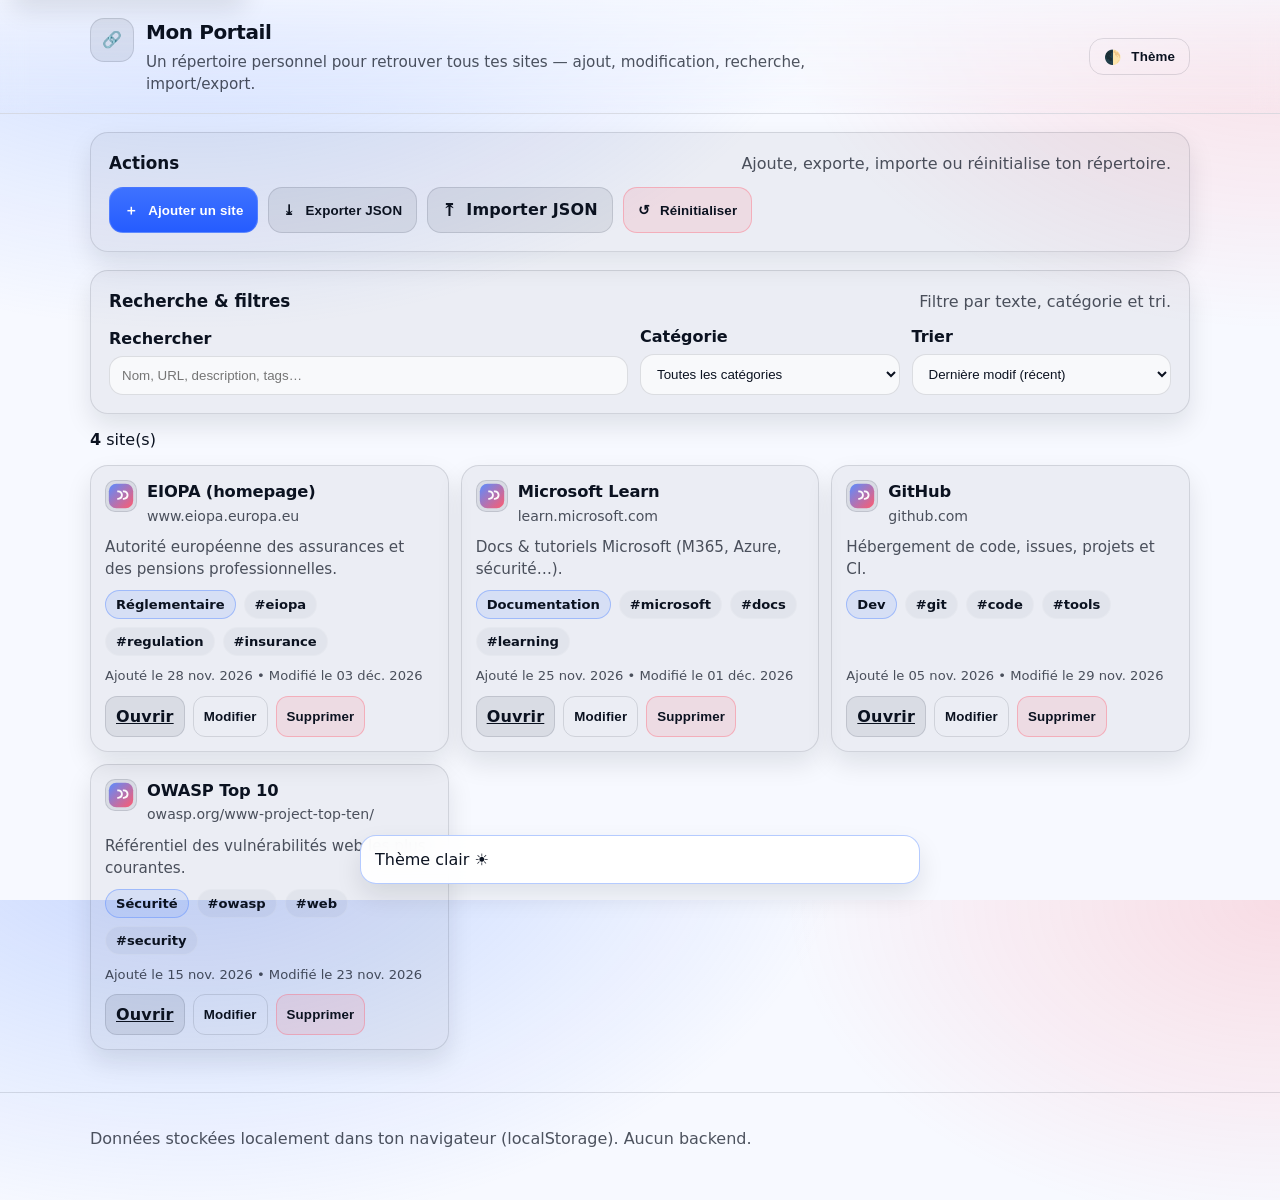
<file: index.html>
<!-- index.html -->
<!doctype html>
<html lang="fr">
<head>
  <meta charset="utf-8" />
  <meta name="viewport" content="width=device-width, initial-scale=1" />
  <meta name="color-scheme" content="light dark" />
  <title>Mon Portail — Répertoire de liens</title>
  <link rel="stylesheet" href="styles.css" />
</head>

<body>
  <a class="skip-link" href="#main">Aller au contenu principal</a>

  <header class="site-header" role="banner">
    <div class="container header-inner">
      <div class="brand">
        <div class="logo" aria-hidden="true">🔗</div>
        <div>
          <h1>Mon Portail</h1>
          <p class="subtitle">Un répertoire personnel pour retrouver tous tes sites — ajout, modification, recherche, import/export.</p>
        </div>
      </div>

      <div class="header-actions" aria-label="Actions globales">
        <button id="themeToggleBtn" class="btn btn-ghost" type="button" aria-pressed="false" title="Basculer clair/sombre">
          <span class="btn-icon" aria-hidden="true">🌓</span>
          <span class="btn-text">Thème</span>
        </button>
      </div>
    </div>
  </header>

  <main id="main" class="container" role="main">
    <section class="panel" aria-labelledby="actionsTitle">
      <div class="panel-head">
        <h2 id="actionsTitle">Actions</h2>
        <p class="muted">Ajoute, exporte, importe ou réinitialise ton répertoire.</p>
      </div>

      <div class="actions-row" role="group" aria-label="Boutons d'actions">
        <button id="addSiteBtn" class="btn btn-primary" type="button">
          <span class="btn-icon" aria-hidden="true">＋</span>
          Ajouter un site
        </button>

        <button id="exportBtn" class="btn btn-secondary" type="button">
          <span class="btn-icon" aria-hidden="true">⤓</span>
          Exporter JSON
        </button>

        <label class="btn btn-secondary file-btn" for="importInput">
          <span class="btn-icon" aria-hidden="true">⤒</span>
          Importer JSON
        </label>
        <input id="importInput" class="sr-only" type="file" accept="application/json" />

        <button id="resetBtn" class="btn btn-danger" type="button">
          <span class="btn-icon" aria-hidden="true">↺</span>
          Réinitialiser
        </button>
      </div>
    </section>

    <section class="panel" aria-labelledby="filtersTitle">
      <div class="panel-head">
        <h2 id="filtersTitle">Recherche &amp; filtres</h2>
        <p class="muted">Filtre par texte, catégorie et tri.</p>
      </div>

      <div class="filters-grid">
        <div class="field">
          <label for="searchInput">Rechercher</label>
          <input
            id="searchInput"
            type="search"
            inputmode="search"
            placeholder="Nom, URL, description, tags…"
            autocomplete="off"
          />
        </div>

        <div class="field">
          <label for="categoryFilter">Catégorie</label>
          <select id="categoryFilter">
            <option value="">Toutes les catégories</option>
          </select>
        </div>

        <div class="field">
          <label for="sortSelect">Trier</label>
          <select id="sortSelect">
            <option value="updatedAt_desc">Dernière modif (récent)</option>
            <option value="updatedAt_asc">Dernière modif (ancien)</option>
            <option value="createdAt_desc">Date d’ajout (récent)</option>
            <option value="createdAt_asc">Date d’ajout (ancien)</option>
            <option value="name_asc">Nom (A → Z)</option>
            <option value="name_desc">Nom (Z → A)</option>
            <option value="category_asc">Catégorie (A → Z)</option>
            <option value="category_desc">Catégorie (Z → A)</option>
          </select>
        </div>
      </div>
    </section>

    <section class="results-bar" aria-live="polite">
      <div>
        <strong id="resultCount">0</strong> site(s)
        <span id="activeFilters" class="muted"></span>
      </div>
    </section>

    <section aria-labelledby="sitesTitle">
      <h2 id="sitesTitle" class="sr-only">Liste des sites</h2>

      <div id="emptyState" class="empty-state" hidden>
        <div class="empty-emoji" aria-hidden="true">🗂️</div>
        <h3>Aucun résultat</h3>
        <p class="muted">Essaie de modifier ta recherche ou ajoute un nouveau site.</p>
        <button id="emptyAddBtn" class="btn btn-primary" type="button">Ajouter un site</button>
      </div>

      <div id="cardsGrid" class="cards-grid" aria-label="Grille des sites"></div>
    </section>
  </main>

  <footer class="site-footer" role="contentinfo">
    <div class="container footer-inner">
      <p class="muted">Données stockées localement dans ton navigateur (localStorage). Aucun backend.</p>
    </div>
  </footer>

  <!-- MODAL: Add/Edit -->
  <div id="modalOverlay" class="modal-overlay" hidden></div>

  <div
    id="siteModal"
    class="modal"
    role="dialog"
    aria-modal="true"
    aria-labelledby="modalTitle"
    aria-describedby="modalDesc"
    hidden
  >
    <div class="modal-header">
      <h2 id="modalTitle">Ajouter un site</h2>
      <button id="closeModalBtn" class="icon-btn" type="button" aria-label="Fermer la fenêtre">
        ✕
      </button>
    </div>

    <p id="modalDesc" class="muted">
      Renseigne les champs obligatoires. L’URL doit commencer par http:// ou https://
    </p>

    <form id="siteForm" novalidate>
      <input type="hidden" id="siteId" />

      <div class="form-grid">
        <div class="field">
          <label for="nameInput">Nom <span aria-hidden="true" class="req">*</span></label>
          <input id="nameInput" name="name" type="text" required maxlength="80" autocomplete="off" />
          <p class="hint" id="nameHint">Ex : Portail équipe, ACPR, Outil de scoring…</p>
        </div>

        <div class="field">
          <label for="urlInput">URL <span aria-hidden="true" class="req">*</span></label>
          <input
            id="urlInput"
            name="url"
            type="url"
            required
            inputmode="url"
            placeholder="https://exemple.com"
            autocomplete="off"
          />
          <p class="hint" id="urlHint">Doit commencer par <code>http://</code> ou <code>https://</code>.</p>
        </div>

        <div class="field field-full">
          <label for="descInput">Description</label>
          <textarea id="descInput" name="description" rows="3" maxlength="220"></textarea>
        </div>

        <div class="field">
          <label for="categoryInput">Catégorie</label>
          <input id="categoryInput" name="category" type="text" maxlength="40" autocomplete="off" />
        </div>

        <div class="field">
          <label for="tagsInput">Tags</label>
          <input id="tagsInput" name="tags" type="text" maxlength="120" placeholder="ex: lcb-ft, reporting, outils" />
          <p class="hint">Sépare par des virgules.</p>
        </div>
      </div>

      <div id="formError" class="form-error" role="alert" hidden></div>

      <div class="modal-footer">
        <button id="cancelBtn" class="btn btn-ghost" type="button">Annuler</button>
        <button id="saveBtn" class="btn btn-primary" type="submit">Enregistrer</button>
      </div>
    </form>
  </div>

  <!-- Toast -->
  <div id="toast" class="toast" role="status" aria-live="polite" aria-atomic="true" hidden></div>

  <script src="app.js" defer></script>
</body>
</html>
</file>
<file: styles.css>
/* styles.css */

/* ====== Base & Theme ====== */
:root{
  --bg: #0b1220;
  --panel: rgba(255,255,255,0.06);
  --panel-strong: rgba(255,255,255,0.10);
  --text: #eaf0ff;
  --muted: rgba(234,240,255,0.72);
  --border: rgba(255,255,255,0.12);
  --shadow: 0 10px 30px rgba(0,0,0,0.30);

  --primary: #5b8cff;
  --primary-2: #7aa6ff;
  --danger: #ff5b6e;

  --radius: 18px;
  --radius-sm: 12px;

  --focus: 0 0 0 4px rgba(91,140,255,0.35);

  --font: ui-sans-serif, system-ui, -apple-system, Segoe UI, Roboto, Ubuntu, Cantarell, Noto Sans, Helvetica, Arial, "Apple Color Emoji","Segoe UI Emoji";
}

:root[data-theme="light"]{
  --bg: #f7f9ff;
  --panel: rgba(20,30,50,0.05);
  --panel-strong: rgba(20,30,50,0.08);
  --text: #0b1220;
  --muted: rgba(11,18,32,0.72);
  --border: rgba(11,18,32,0.12);
  --shadow: 0 12px 26px rgba(10,16,26,0.10);

  --primary: #255cff;
  --primary-2: #3e72ff;
  --danger: #e6364a;
}

*{ box-sizing: border-box; }
html, body{ height: 100%; }
body{
  margin: 0;
  font-family: var(--font);
  color: var(--text);
  background:
    radial-gradient(1100px 700px at 15% -10%, rgba(91,140,255,0.32), transparent 60%),
    radial-gradient(900px 600px at 100% 0%, rgba(255,91,110,0.18), transparent 55%),
    var(--bg);
  line-height: 1.45;
}

.container{
  width: min(1100px, calc(100% - 32px));
  margin: 0 auto;
}

a{ color: inherit; }
code{
  font-family: ui-monospace, SFMono-Regular, Menlo, Monaco, Consolas, "Liberation Mono", "Courier New", monospace;
  font-size: 0.95em;
}

/* ====== Accessibility helpers ====== */
.sr-only{
  position: absolute;
  width: 1px; height: 1px;
  padding: 0; margin: -1px;
  overflow: hidden;
  clip: rect(0,0,0,0);
  white-space: nowrap;
  border: 0;
}

.skip-link{
  position: absolute;
  left: 12px;
  top: 12px;
  padding: 10px 12px;
  border-radius: 10px;
  background: var(--panel-strong);
  border: 1px solid var(--border);
  box-shadow: var(--shadow);
  transform: translateY(-130%);
  transition: transform .2s ease;
  z-index: 50;
}
.skip-link:focus{ transform: translateY(0); outline: none; box-shadow: var(--shadow), var(--focus); }

/* ====== Header / Footer ====== */
.site-header{
  position: sticky;
  top: 0;
  z-index: 10;
  backdrop-filter: blur(12px);
  background: linear-gradient(to bottom, rgba(0,0,0,0.25), rgba(0,0,0,0));
  border-bottom: 1px solid var(--border);
}
:root[data-theme="light"] .site-header{
  background: linear-gradient(to bottom, rgba(247,249,255,0.75), rgba(247,249,255,0));
}

.header-inner{
  display: flex;
  align-items: center;
  justify-content: space-between;
  gap: 16px;
  padding: 18px 0;
}

.brand{
  display: flex;
  align-items: flex-start;
  gap: 12px;
}
.logo{
  width: 44px; height: 44px;
  border-radius: 14px;
  display: grid;
  place-items: center;
  background: var(--panel-strong);
  border: 1px solid var(--border);
}
h1{
  margin: 0;
  font-size: 1.25rem;
  letter-spacing: -0.02em;
}
.subtitle{
  margin: 4px 0 0 0;
  color: var(--muted);
  font-size: 0.95rem;
  max-width: 70ch;
}

.site-footer{
  margin-top: 42px;
  padding: 18px 0 34px;
  border-top: 1px solid var(--border);
}
.footer-inner{
  display: flex;
  justify-content: space-between;
  align-items: center;
}

/* ====== Panels ====== */
.panel{
  margin-top: 18px;
  padding: 18px;
  border-radius: var(--radius);
  border: 1px solid var(--border);
  background: var(--panel);
  box-shadow: var(--shadow);
}

.panel-head{
  display: flex;
  align-items: baseline;
  justify-content: space-between;
  gap: 16px;
  flex-wrap: wrap;
}
.panel h2{
  margin: 0;
  font-size: 1.05rem;
}
.muted{ color: var(--muted); }
.panel-head .muted{ margin: 0; }

/* ====== Buttons ====== */
.btn{
  display: inline-flex;
  align-items: center;
  gap: 10px;
  padding: 10px 14px;
  border-radius: 14px;
  border: 1px solid var(--border);
  background: var(--panel-strong);
  color: var(--text);
  cursor: pointer;
  font-weight: 650;
  letter-spacing: 0.01em;
  transition: transform .08s ease, background .2s ease, border-color .2s ease;
  user-select: none;
}
.btn:hover{ background: rgba(255,255,255,0.14); }
:root[data-theme="light"] .btn:hover{ background: rgba(20,30,50,0.10); }
.btn:active{ transform: translateY(1px); }
.btn:focus{ outline: none; box-shadow: var(--focus); }
.btn-icon{ font-size: 1.05em; line-height: 1; }

.btn-primary{
  background: linear-gradient(180deg, var(--primary-2), var(--primary));
  border-color: rgba(255,255,255,0.16);
  color: white;
}
.btn-primary:hover{ filter: brightness(1.05); }

.btn-secondary{ }
.btn-ghost{
  background: transparent;
}
.btn-danger{
  background: rgba(255,91,110,0.12);
  border-color: rgba(255,91,110,0.35);
  color: var(--text);
}
.btn-danger:hover{ background: rgba(255,91,110,0.18); }

.file-btn{
  position: relative;
}
.file-btn:focus-within{ box-shadow: var(--focus); }

.icon-btn{
  width: 40px; height: 40px;
  border-radius: 14px;
  border: 1px solid var(--border);
  background: transparent;
  color: var(--text);
  cursor: pointer;
}
.icon-btn:hover{ background: var(--panel-strong); }
.icon-btn:focus{ outline: none; box-shadow: var(--focus); }

.actions-row{
  display: flex;
  gap: 10px;
  flex-wrap: wrap;
  margin-top: 12px;
}

/* ====== Inputs ====== */
.filters-grid{
  display: grid;
  grid-template-columns: 1fr;
  gap: 12px;
  margin-top: 12px;
}
@media (min-width: 820px){
  .filters-grid{
    grid-template-columns: 2fr 1fr 1fr;
    align-items: end;
  }
}

.field label{
  display: inline-block;
  font-weight: 700;
  margin-bottom: 6px;
}
.field input, .field select, .field textarea{
  width: 100%;
  padding: 11px 12px;
  border-radius: 14px;
  border: 1px solid var(--border);
  background: rgba(0,0,0,0.14);
  color: var(--text);
}
:root[data-theme="light"] .field input,
:root[data-theme="light"] .field select,
:root[data-theme="light"] .field textarea{
  background: rgba(255,255,255,0.65);
}
.field input:focus, .field select:focus, .field textarea:focus{
  outline: none;
  box-shadow: var(--focus);
}
.field textarea{ resize: vertical; }
.hint{
  margin: 6px 0 0 0;
  font-size: 0.88rem;
  color: var(--muted);
}
.req{ color: var(--danger); font-weight: 800; }

.results-bar{
  margin-top: 14px;
  display: flex;
  align-items: center;
  justify-content: space-between;
  gap: 12px;
}

/* ====== Cards ====== */
.cards-grid{
  margin-top: 14px;
  display: grid;
  grid-template-columns: 1fr;
  gap: 12px;
}
@media (min-width: 620px){
  .cards-grid{ grid-template-columns: repeat(2, 1fr); }
}
@media (min-width: 980px){
  .cards-grid{ grid-template-columns: repeat(3, 1fr); }
}

.card{
  border-radius: var(--radius);
  border: 1px solid var(--border);
  background: var(--panel);
  box-shadow: var(--shadow);
  padding: 14px;
  display: flex;
  flex-direction: column;
  gap: 10px;
  min-height: 190px;
}

.card-top{
  display: flex;
  align-items: flex-start;
  gap: 10px;
}
.favicon{
  width: 32px; height: 32px;
  border-radius: 10px;
  border: 1px solid var(--border);
  background: var(--panel-strong);
  flex: 0 0 auto;
  display: grid;
  place-items: center;
  overflow: hidden;
}
.favicon img{ width: 100%; height: 100%; object-fit: cover; }

.card-title{
  display: flex;
  flex-direction: column;
  gap: 2px;
  min-width: 0;
}
.card-title h3{
  margin: 0;
  font-size: 1.02rem;
  letter-spacing: -0.01em;
  white-space: nowrap;
  overflow: hidden;
  text-overflow: ellipsis;
}
.card-title .url{
  color: var(--muted);
  font-size: 0.88rem;
  white-space: nowrap;
  overflow: hidden;
  text-overflow: ellipsis;
}
.desc{
  margin: 0;
  color: var(--muted);
  font-size: 0.95rem;
  display: -webkit-box;
  -webkit-line-clamp: 3;
  -webkit-box-orient: vertical;
  overflow: hidden;
}

.badges{
  display: flex;
  gap: 8px;
  flex-wrap: wrap;
  align-items: center;
}
.badge{
  display: inline-flex;
  align-items: center;
  padding: 4px 10px;
  border-radius: 999px;
  border: 1px solid var(--border);
  background: var(--panel-strong);
  font-size: 0.82rem;
  font-weight: 750;
}
.badge.category{
  border-color: rgba(91,140,255,0.45);
  background: rgba(91,140,255,0.14);
}
.tag{
  border-color: rgba(255,255,255,0.14);
  background: rgba(255,255,255,0.06);
}
:root[data-theme="light"] .tag{
  background: rgba(20,30,50,0.04);
}

.card-meta{
  margin-top: auto;
  display: flex;
  justify-content: space-between;
  gap: 10px;
  align-items: flex-end;
  flex-wrap: wrap;
}
.meta-text{
  font-size: 0.82rem;
  color: var(--muted);
}
.card-actions{
  display: flex;
  gap: 8px;
  flex-wrap: wrap;
}
.card-actions .btn{
  padding: 8px 10px;
  border-radius: 12px;
  font-weight: 700;
}

/* ====== Empty State ====== */
.empty-state{
  margin-top: 16px;
  padding: 26px 18px;
  text-align: center;
  border-radius: var(--radius);
  border: 1px dashed var(--border);
  background: rgba(255,255,255,0.03);
}
.empty-emoji{ font-size: 2rem; }

/* ====== Modal ====== */
.modal-overlay{
  position: fixed;
  inset: 0;
  background: rgba(0,0,0,0.55);
  z-index: 40;
}

.modal{
  position: fixed;
  top: 50%;
  left: 50%;
  transform: translate(-50%, -50%);
  width: min(720px, calc(100% - 24px));
  border-radius: var(--radius);
  border: 1px solid var(--border);
  background: linear-gradient(180deg, rgba(255,255,255,0.08), rgba(255,255,255,0.05));
  box-shadow: 0 22px 60px rgba(0,0,0,0.45);
  z-index: 41;
  padding: 16px;
}
:root[data-theme="light"] .modal{
  background: white;
}

.modal-header{
  display: flex;
  align-items: center;
  justify-content: space-between;
  gap: 12px;
  margin-bottom: 4px;
}
.modal-header h2{
  margin: 0;
  font-size: 1.15rem;
}
.modal-footer{
  margin-top: 14px;
  display: flex;
  gap: 10px;
  justify-content: flex-end;
  flex-wrap: wrap;
}

.form-grid{
  margin-top: 12px;
  display: grid;
  grid-template-columns: 1fr;
  gap: 12px;
}
@media (min-width: 720px){
  .form-grid{
    grid-template-columns: 1fr 1fr;
  }
  .field-full{
    grid-column: 1 / -1;
  }
}
.form-error{
  margin-top: 10px;
  padding: 10px 12px;
  border-radius: 14px;
  border: 1px solid rgba(255,91,110,0.4);
  background: rgba(255,91,110,0.12);
}

/* ====== Toast ====== */
.toast{
  position: fixed;
  bottom: 16px;
  left: 50%;
  transform: translateX(-50%);
  width: min(560px, calc(100% - 24px));
  padding: 12px 14px;
  border-radius: 16px;
  border: 1px solid var(--border);
  background: rgba(10,16,26,0.85);
  backdrop-filter: blur(10px);
  color: var(--text);
  box-shadow: var(--shadow);
  z-index: 60;
}
:root[data-theme="light"] .toast{
  background: rgba(255,255,255,0.92);
}
</file>
